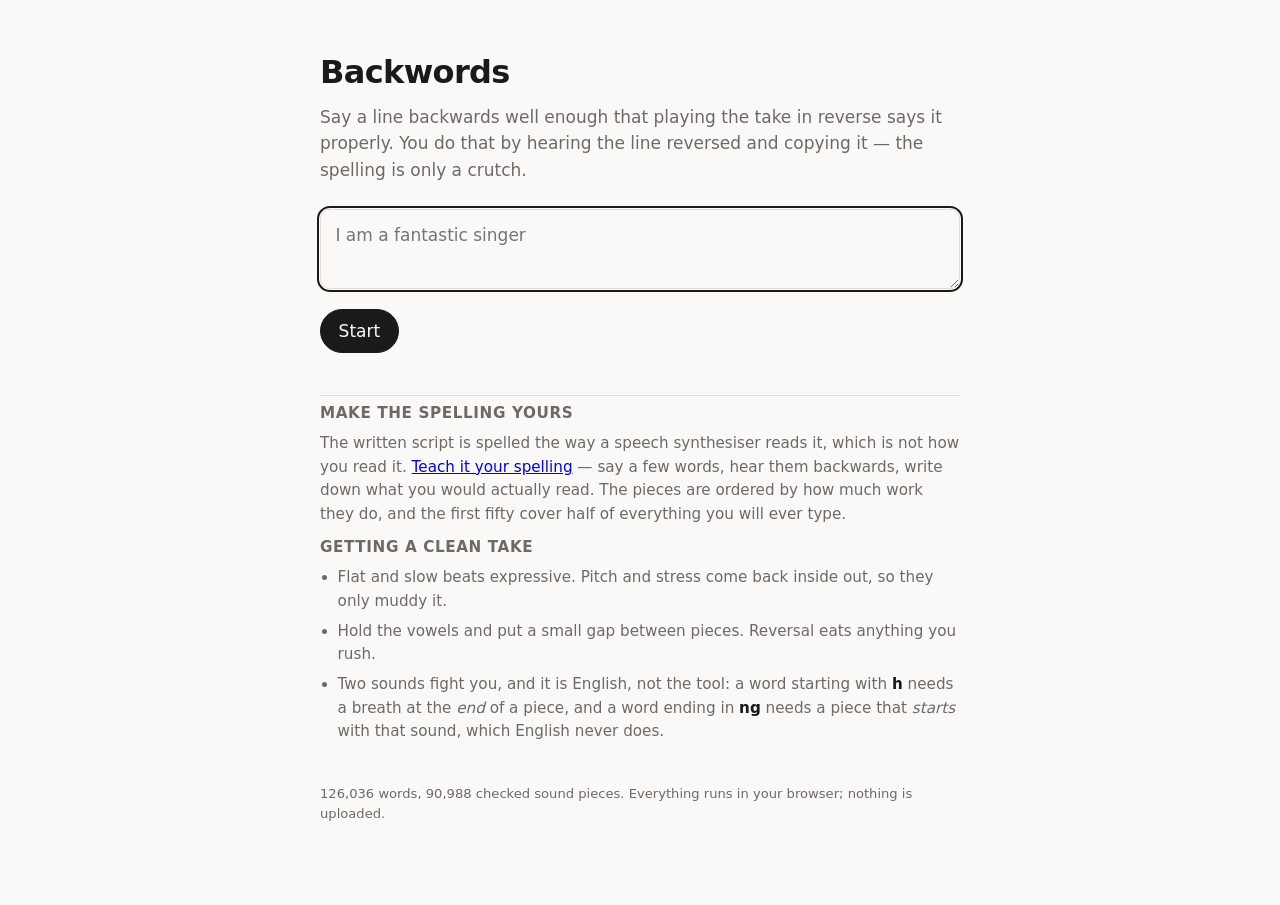
<file: index.html>
<!DOCTYPE html>
<html lang="en">
<head>
  <meta charset="utf-8" />
  <meta name="viewport" content="width=device-width, initial-scale=1" />
  <title>Backwords</title>
  <meta name="description" content="Learn to say a line backwards, so it plays forwards when you reverse the take." />
  <link rel="icon" href="data:image/svg+xml,%3Csvg xmlns='http://www.w3.org/2000/svg' viewBox='0 0 32 32'%3E%3Ctext y='26' font-size='26'%3E%F0%9F%94%84%3C/text%3E%3C/svg%3E" />
  <link rel="stylesheet" href="style.css" />
</head>
<body>
<main>
  <header>
    <h1>Backwords</h1>
    <p>Say a line backwards well enough that playing the take in reverse says it properly.
       You do that by hearing the line reversed and copying it — the spelling is only a crutch.</p>
  </header>

  <label class="sr" for="input">The line</label>
  <textarea id="input" rows="2" placeholder="I am a fantastic singer" autofocus></textarea>
  <div class="row"><button id="go" type="button">Start</button></div>

  <p id="micwarn" class="warn" hidden></p>

  <section id="work" hidden>

    <section id="step1" class="step on now">
      <h2><span class="n">1</span> Say it normally</h2>
      <p class="lede">Read this out loud, once, at an even pace.</p>
      <p id="say" class="say"></p>
      <div class="row">
        <button id="rec1" type="button">Record</button>
        <button id="playForward" type="button" class="ghost">Hear it</button>
      </div>
      <canvas id="wave1" class="wave"></canvas>
    </section>

    <section id="step2" class="step">
      <h2><span class="n">2</span> Learn the sound</h2>
      <p class="lede">This is your line played backwards. It is exactly what you have to say.
         Loop it, slow it down, and copy it sound for sound.</p>
      <div id="targetwrap" hidden>
        <div class="row">
          <button id="playTarget" type="button">Play target</button>
          <span class="rates">
            <button type="button" data-rate="1" class="ghost sel">1&times;</button>
            <button type="button" data-rate="0.75" class="ghost">0.75&times;</button>
            <button type="button" data-rate="0.5" class="ghost">0.5&times;</button>
          </span>
        </div>
        <canvas id="wave2" class="wave"></canvas>
      </div>
      <p class="kicker">Easier to read — real words where they exist</p>
      <p id="script"></p>
      <p class="kicker">Closer to the sound — from recorded answers about reversed speech</p>
      <p id="script2"></p>
      <p id="meter" class="meter"></p>
      <div class="row"><button id="copy" type="button" class="ghost">Copy script</button></div>

      <p class="kicker">Heard it differently?</p>
      <p class="lede">Write how <em>you</em> would spell what you just heard. Whole line, one piece
         per word, last word first. These teach it far faster than the single-sound recordings do,
         because the rules that matter — glides, squashed vowels, dropped breaths — only show up at
         word length.</p>
      <input id="mine" type="text" autocomplete="off" autocapitalize="off" spellcheck="false"
             placeholder="e.g. hooy herolf heolukh nikhtmus hethhym vah yah holla" />
      <div class="row">
        <button id="savemine" type="button">Save this line</button>
        <button id="exportmine" type="button" class="ghost" hidden>Download my lines</button>
      </div>
      <p id="minecount" class="meter"></p>
      <p class="legend">The second line comes from recorded answers about what reversed speech
         actually sounds like:
         a reversed <b>t</b> arrives fricated, so it is written <b>th</b> or <b>sth</b>; a reversed
         <b>k</b> becomes <b>kh</b>; most pieces open on a breath. Odd as it looks, saying it that way
         reverses back cleaner than the tidy spelling would. Trust your ears where they disagree.</p>
    </section>

    <section id="step3" class="step">
      <h2><span class="n">3</span> Say it backwards</h2>
      <p class="lede">Which one did you read? The two spellings disagree and there is no way to
         settle it from here, so whichever you use gets scored and the averages below say which
         actually works. Flat, even and slightly slow helps either way.</p>
      <div class="row">
        <span class="rates" role="group" aria-label="What are you reading from">
          <button type="button" data-mode="words" class="ghost sel">Reading the words</button>
          <button type="button" data-mode="sound" class="ghost">Reading the sounds</button>
          <button type="button" data-mode="ear" class="ghost">Copying the audio</button>
        </span>
      </div>
      <div class="row"><button id="rec2" type="button">Record attempt</button></div>
      <div id="resultwrap" hidden>
        <p class="kicker">Your take, reversed</p>
        <canvas id="wave3" class="wave"></canvas>
        <div class="row">
          <button id="playResult" type="button">Play it</button>
          <button id="again" type="button" class="ghost">Try again</button>
          <button id="save" type="button" class="ghost">Download</button>
        </div>
        <div class="track"><div id="bar" class="bar"></div></div>
        <p id="verdict" class="verdict"></p>
        <p id="tally" class="meter"></p>
        <div class="row"><button id="exportruns" type="button" class="ghost" hidden>Download my scores</button></div>
      </div>
    </section>

  </section>

  <section class="tips">
    <h2>Make the spelling yours</h2>
    <p class="lede">The written script is spelled the way a speech synthesiser reads it, which is
       not how you read it. <a href="calibrate.html">Teach it your spelling</a> — say a few words,
       hear them backwards, write down what you would actually read. The pieces are ordered by how
       much work they do, and the first fifty cover half of everything you will ever type.</p>

    <h2>Getting a clean take</h2>
    <ul>
      <li>Flat and slow beats expressive. Pitch and stress come back inside out, so they only muddy it.</li>
      <li>Hold the vowels and put a small gap between pieces. Reversal eats anything you rush.</li>
      <li>Two sounds fight you, and it is English, not the tool: a word starting with <b>h</b> needs a
          breath at the <em>end</em> of a piece, and a word ending in <b>ng</b> needs a piece that
          <em>starts</em> with that sound, which English never does.</li>
    </ul>
  </section>
</main>
<p id="status" class="status">Loading…</p>
<script src="script.js"></script>
<script src="audio.js"></script>
<script src="app.js"></script>
</body>
</html>
</file>
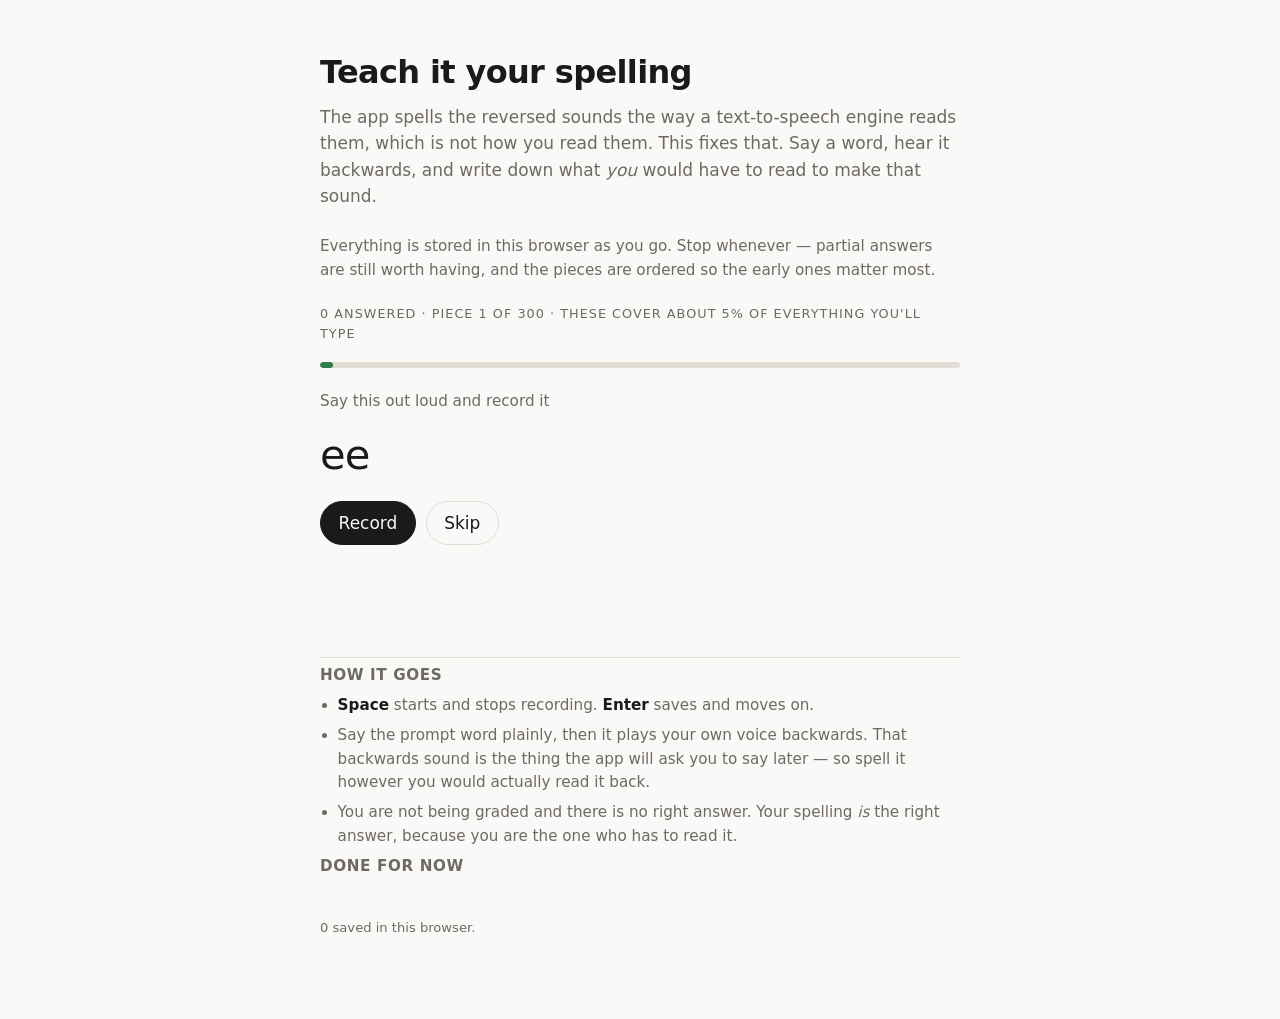
<file: calibrate.html>
<!DOCTYPE html>
<html lang="en">
<head>
<meta charset="utf-8" />
<meta name="viewport" content="width=device-width, initial-scale=1" />
<title>Backwords · teach it your spelling</title>
<link rel="icon" href="data:image/svg+xml,%3Csvg xmlns='http://www.w3.org/2000/svg' viewBox='0 0 32 32'%3E%3Ctext y='26' font-size='26'%3E%F0%9F%8E%A4%3C/text%3E%3C/svg%3E" />
<link rel="stylesheet" href="style.css" />
</head>
<body>
<main>
  <header>
    <h1>Teach it your spelling</h1>
    <p>The app spells the reversed sounds the way a text-to-speech engine reads them, which is
       not how you read them. This fixes that. Say a word, hear it backwards, and write down
       what <em>you</em> would have to read to make that sound.</p>
    <p class="lede">Everything is stored in this browser as you go. Stop whenever — partial
       answers are still worth having, and the pieces are ordered so the early ones matter most.</p>
  </header>

  <p id="micwarn" class="warn" hidden></p>

  <section id="card" hidden>
    <p class="kicker"><span id="progress"></span></p>
    <div class="track"><div id="bar" class="bar"></div></div>

    <p class="lede" style="margin-top:1.4rem">Say this out loud and record it</p>
    <p id="say" class="say big"></p>
    <div class="row">
      <button id="rec" type="button">Record</button>
      <button id="skip" type="button" class="ghost">Skip</button>
    </div>
    <canvas id="wave" class="wave"></canvas>

    <div id="answer" hidden>
      <p class="kicker">Now — how would you spell what you just heard?</p>
      <p class="lede">Write it so that if you read it cold, you would make exactly that sound.
         Real words are ideal. Nonsense is fine if that is genuinely what it sounds like.</p>
      <input id="spell" type="text" autocomplete="off" autocapitalize="off" spellcheck="false"
             placeholder="type it here, then press enter" />
      <div class="row">
        <button id="save" type="button">Save &amp; next</button>
        <button id="again" type="button" class="ghost">Play again</button>
        <button id="slow" type="button" class="ghost">0.5&times;</button>
        <button id="redo" type="button" class="ghost">Re-record</button>
      </div>
    </div>
  </section>

  <section class="tips">
    <h2>How it goes</h2>
    <ul>
      <li><b>Space</b> starts and stops recording. <b>Enter</b> saves and moves on.</li>
      <li>Say the prompt word plainly, then it plays your own voice backwards. That backwards
          sound is the thing the app will ask you to say later — so spell it however you would
          actually read it back.</li>
      <li>You are not being graded and there is no right answer. Your spelling <em>is</em> the
          right answer, because you are the one who has to read it.</li>
    </ul>
    <h2 id="donewrap" hidden>Done for now</h2>
    <div id="doneinner" hidden>
      <p class="lede">Send this file back and it gets built into the dictionary.</p>
      <div class="row">
        <button id="export" type="button">Download my spellings</button>
        <button id="reset" type="button" class="ghost">Start over</button>
      </div>
    </div>
  </section>
</main>
<p id="status" class="status">Loading…</p>
<script src="audio.js"></script>
<script src="calibrate.js"></script>
</body>
</html>
</file>
<file: style.css>
:root {
  --bg:#faf9f7; --ink:#1b1a18; --dim:#6d6a64; --line:#e2ded6;
  --accent:#1b1a18; --good:#2f7d4f; --hot:#b3401f;
}
@media (prefers-color-scheme: dark) {
  :root { --bg:#16151a; --ink:#f0eee9; --dim:#9a968e; --line:#2f2d34;
          --accent:#f0eee9; --good:#6fce97; --hot:#e2795a; }
}
* { box-sizing: border-box; }
body {
  margin:0; padding:3rem 1.25rem 5rem; background:var(--bg); color:var(--ink);
  font:17px/1.55 ui-sans-serif, system-ui, -apple-system, "Segoe UI", Helvetica, Arial, sans-serif;
}
main { max-width:40rem; margin:0 auto; }
h1 { font-size:2rem; letter-spacing:-0.02em; margin:0 0 .4rem; }
header p { color:var(--dim); margin:0 0 1.6rem; }
textarea {
  width:100%; padding:.8rem .9rem; font:inherit; color:var(--ink); background:transparent;
  border:1px solid var(--line); border-radius:10px; resize:vertical;
}
textarea:focus { outline:2px solid var(--accent); outline-offset:1px; }
.row { display:flex; gap:.6rem; align-items:center; flex-wrap:wrap; margin:.8rem 0 0; }
button {
  font:inherit; padding:.5rem 1.1rem; border-radius:999px;
  border:1px solid var(--accent); background:var(--accent); color:var(--bg); cursor:pointer;
}
button.ghost { background:transparent; color:var(--ink); border-color:var(--line); }
button.ghost.sel { border-color:var(--accent); }
button:hover { opacity:.85; }
button:disabled { opacity:.35; cursor:not-allowed; }
button.rec { background:var(--hot); border-color:var(--hot); color:#fff; }
button.rec::before { content:"● "; }
.rates { display:inline-flex; gap:.35rem; }
.rates button { padding:.35rem .7rem; font-size:.85rem; }

.step { border-top:1px solid var(--line); margin-top:2rem; padding-top:1.2rem; opacity:.4; }
.step.on { opacity:1; }
.step.now h2 .n { background:var(--accent); color:var(--bg); }
h2 { font-size:.95rem; letter-spacing:.04em; text-transform:uppercase; color:var(--dim);
     margin:0 0 .4rem; display:flex; align-items:center; gap:.55rem; }
h2 .n { display:inline-grid; place-items:center; width:1.4rem; height:1.4rem; border-radius:50%;
        border:1px solid var(--line); font-size:.8rem; }
.lede { color:var(--dim); margin:.2rem 0 .6rem; font-size:.95rem; }
.say { font-size:1.25rem; margin:.3rem 0 .2rem; }
.kicker { font-size:.8rem; letter-spacing:.08em; text-transform:uppercase; color:var(--dim);
          margin:1.4rem 0 .4rem; }
#script { font-size:1.4rem; line-height:1.7; margin:0; letter-spacing:-0.01em; }
.bit { white-space:nowrap; }
.bit.approx { color:var(--dim); border-bottom:1px dotted var(--line); }
.meter, .legend, .warn { color:var(--dim); font-size:.85rem; margin:.5rem 0 0; }
.wave { display:block; width:100%; height:56px; margin:.9rem 0 0; }
.track { height:6px; background:var(--line); border-radius:999px; margin:1.1rem 0 .5rem; overflow:hidden; }
.bar { height:100%; width:3%; background:var(--good); border-radius:999px; transition:width .35s ease; }
.verdict { margin:.2rem 0 0; }
.tips { border-top:1px solid var(--line); margin-top:2.6rem; padding-top:.4rem; }
.tips ul { margin:0; padding-left:1.1rem; color:var(--dim); font-size:.95rem; }
.tips li { margin:.4rem 0; }
.tips b { color:var(--ink); }
.status { max-width:40rem; margin:2.5rem auto 0; color:var(--dim); font-size:.82rem; }
.sr { position:absolute; width:1px; height:1px; overflow:hidden; clip:rect(0 0 0 0); }

.big { font-size:2.6rem; letter-spacing:-0.02em; margin:.2rem 0 .4rem; }
input[type=text] {
  width:100%; padding:.7rem .9rem; margin-top:.6rem; font:inherit; font-size:1.2rem;
  color:var(--ink); background:transparent; border:1px solid var(--line); border-radius:10px;
}
input[type=text]:focus { outline:2px solid var(--accent); outline-offset:1px; }
</file>
